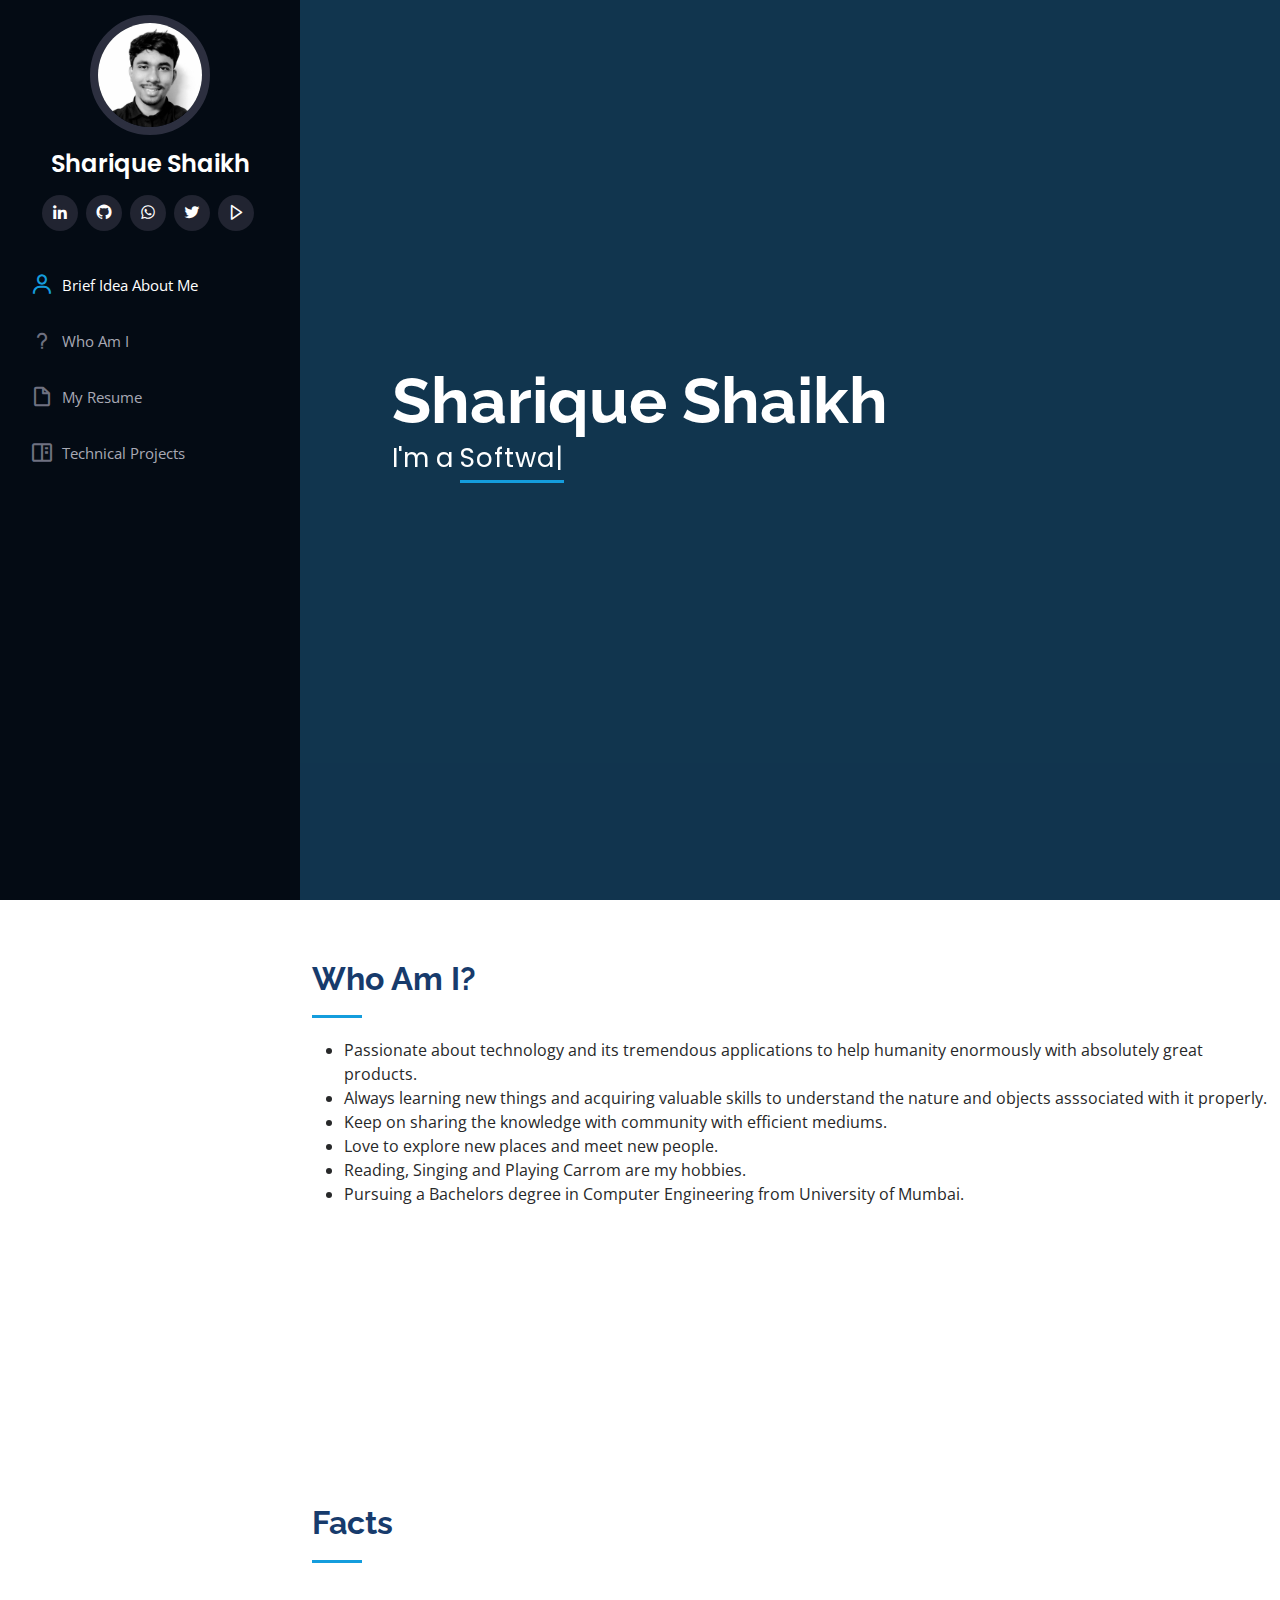
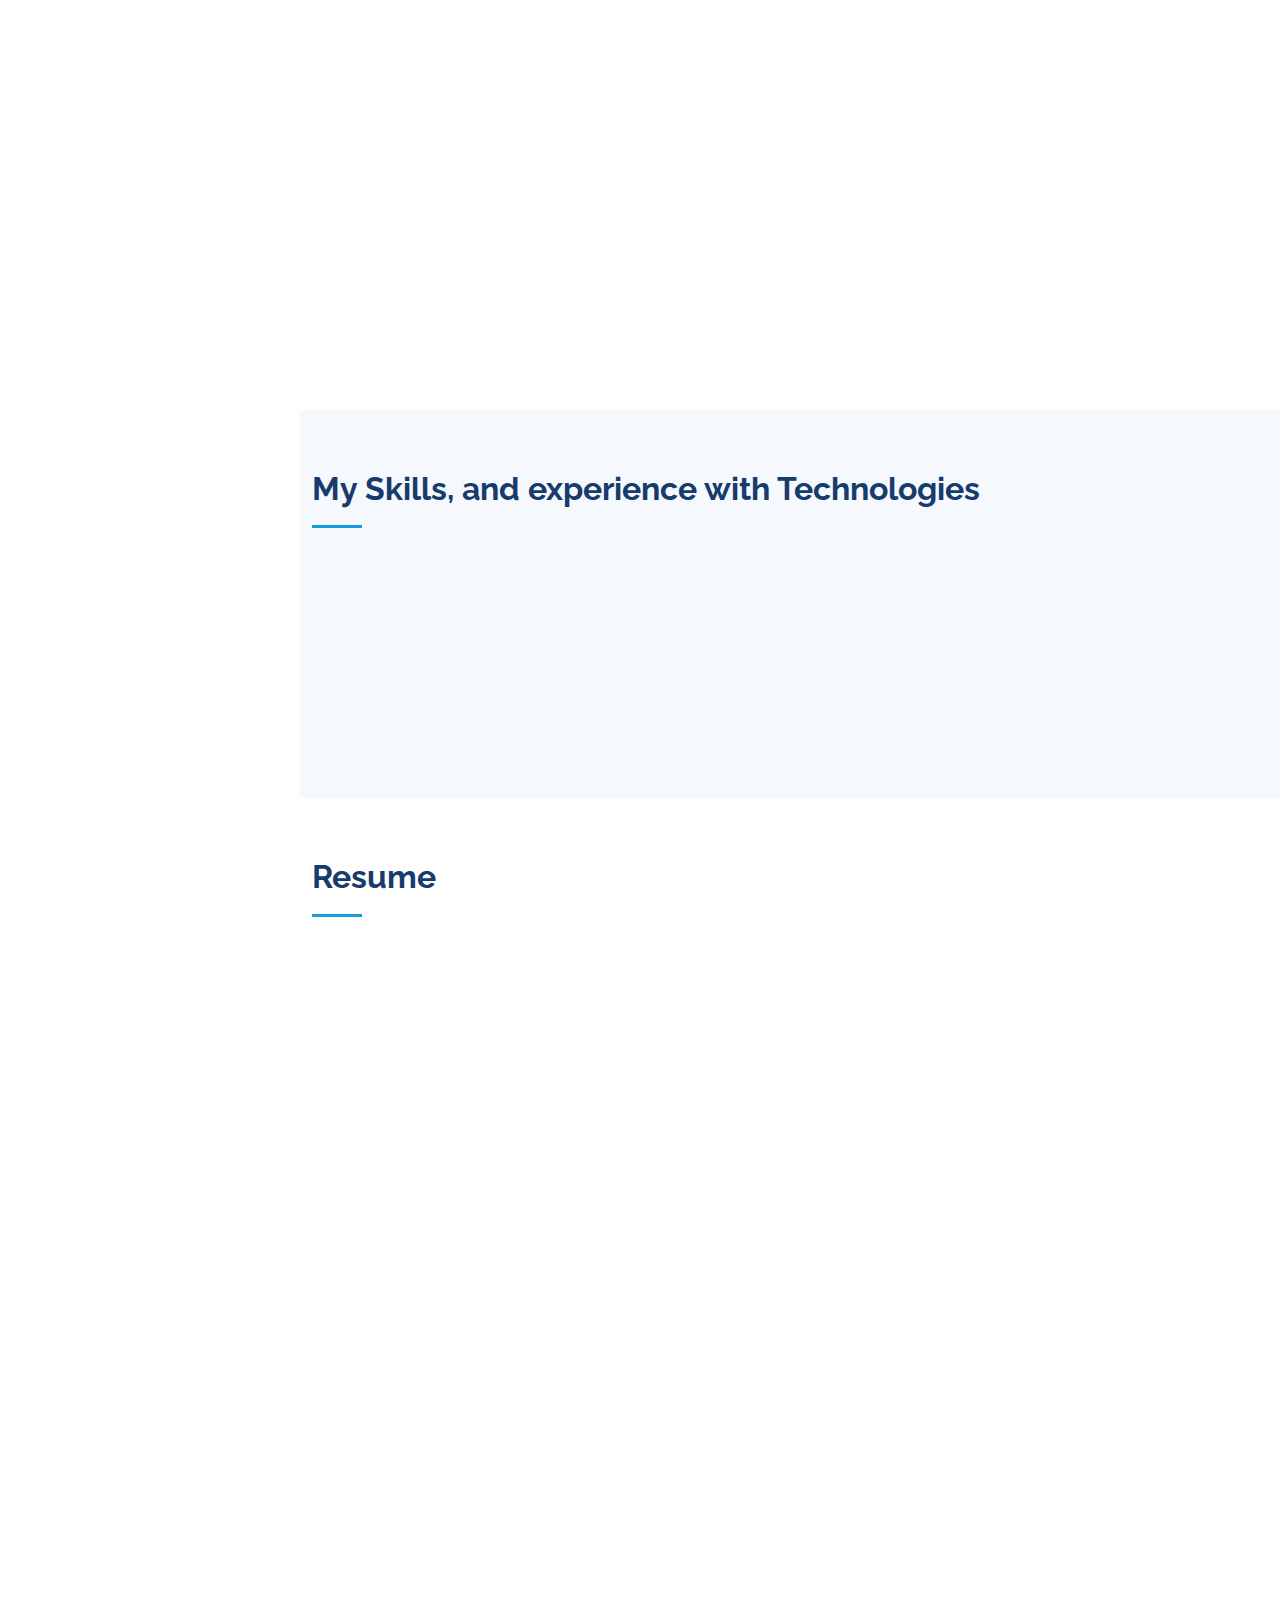
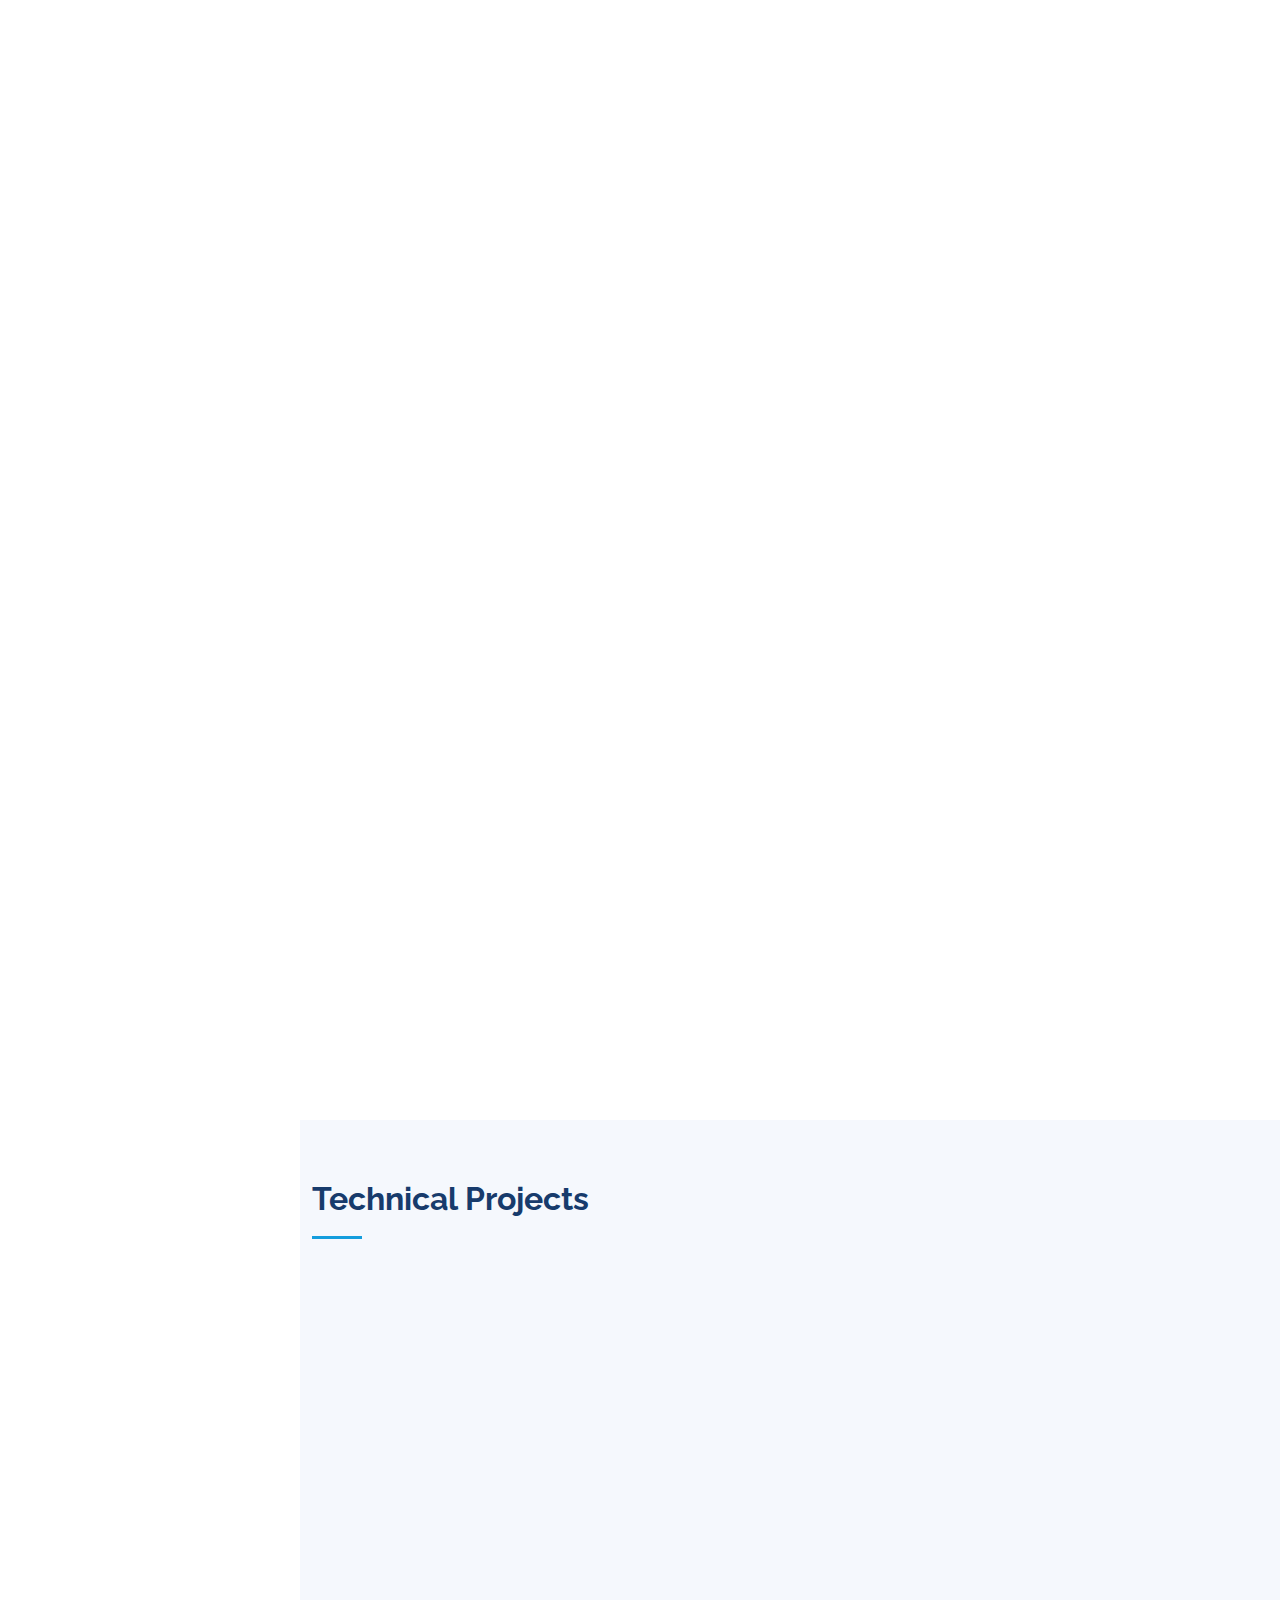
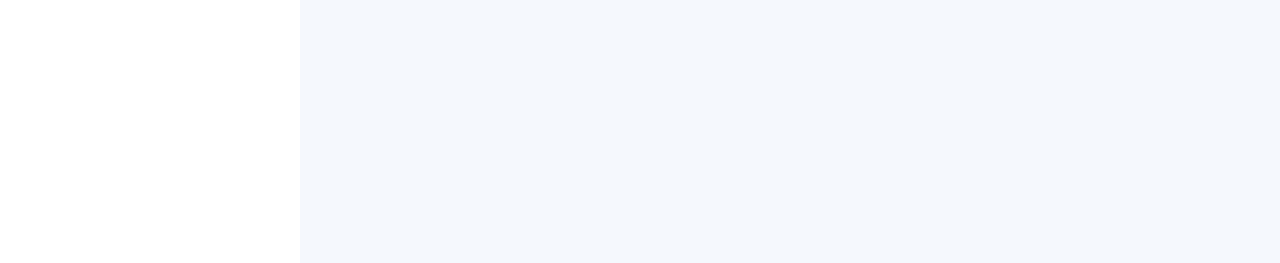
<file: index.html>
<!DOCTYPE html>
<html lang="en">

<head>
  <meta charset="utf-8">
  <meta content="width=device-width, initial-scale=1.0" name="viewport">

  <title>Sharique Shaikh</title>
  <meta content="" name="description">
  <meta content="" name="keywords">

  <!-- Favicons -->
  <link href="assets/img/s.jpg" rel="icon">

  <!-- Google Fonts -->
  <link href="https://fonts.googleapis.com/css?family=Open+Sans:300,300i,400,400i,600,600i,700,700i|Raleway:300,300i,400,400i,500,500i,600,600i,700,700i|Poppins:300,300i,400,400i,500,500i,600,600i,700,700i" rel="stylesheet">

  <!-- Vendor CSS Files -->
  <link href="assets/vendor/aos/aos.css" rel="stylesheet">
  <link href="assets/vendor/bootstrap/css/bootstrap.min.css" rel="stylesheet">
  <link href="assets/vendor/bootstrap-icons/bootstrap-icons.css" rel="stylesheet">
  <link href="assets/vendor/boxicons/css/boxicons.min.css" rel="stylesheet">
  <link href="assets/vendor/glightbox/css/glightbox.min.css" rel="stylesheet">
  <link href="assets/vendor/swiper/swiper-bundle.min.css" rel="stylesheet">

  <!-- Template Main CSS File -->
  <link href="assets/css/style.css" rel="stylesheet">
</head>

<body>

  <!-- ======= Mobile nav toggle button ======= -->
  <i class="bi bi-list mobile-nav-toggle d-xl-none"></i>

  <!-- ======= Header ======= -->
  <header id="header">
    <div class="d-flex flex-column">

      <div class="profile">
        <img src="assets/img/pk.jpg" alt="" class="img-fluid rounded-circle">
        <h1 class="text-light"><a href="index.html">Sharique Shaikh</a></h1>
        <div class="social-links mt-3 text-center">
          
          <a href="https://www.linkedin.com/in/sharique-shaikh/" class="linkedin"><i class="bx bxl-linkedin"></i></a>

          <a href="https://github.com/sk-sharique" class="facebook"><i class="bx bxl-github"></i></a>

          <a href="https://wa.me/+918104150837/?text=Hello%20Sharique!%0D%0AHow%20are%20you?" class="google-plus"><i class="bx bxl-whatsapp"></i></a>

          <a href="https://twitter.com/iamsksharique" class="twitter"><i class="bx bxl-twitter"></i></a>
          
          <a href="https://auth.geeksforgeeks.org/user/sksharique/profile" class="instagram"><i class="bx bx-right-arrow"></i></a>

        </div>
      </div>

      <nav id="navbar" class="nav-menu navbar">
        <ul>
          <li><a href="#hero" class="nav-link scrollto active"><i class="bx bx-user"></i> <span>Brief Idea About Me</span></a></li>
          <li><a href="#about" class="nav-link scrollto"><i class="bx bx-question-mark"></i> <span>Who Am I</span></a></li>
          <li><a href="#resume" class="nav-link scrollto"><i class="bx bx-file-blank"></i> <span>My Resume</span></a></li>
          <li><a href="#portfolio" class="nav-link scrollto"><i class="bx bx-book-content"></i> <span>Technical Projects</span></a></li>
         <!--  <li><a href="#services" class="nav-link scrollto"><i class="bx bx-server"></i> <span>Services</span></a></li> -->
          <!-- <li><a href="#contact" class="nav-link scrollto"><i class="bx bx-envelope"></i> <span>Contact</span></a></li> -->
        </ul>
      </nav><!-- .nav-menu -->
    </div>
  </header><!-- End Header -->

  <!-- ======= Hero Section ======= -->
  <section id="hero" class="d-flex flex-column justify-content-center align-items-center">
    <div class="hero-container" data-aos="fade-in">
      <h1>Sharique Shaikh</h1>
      <p>I'm a <span class="typed" data-typed-items="Software Developer, DevOps Engineer, Product Manager, Teacher, Mentor"></span></p>
    </div>
  </section> <!-- End Hero -->

  <main id="main">

    <!-- ======= About Section ======= -->
    <section id="about" class="about">
      <div class="container">

        <div class="section-title">
          <h2>Who Am I?</h2>
          <ul>
          <li>Passionate about technology and its tremendous applications to help humanity enormously with absolutely great products.</li>
          <li>Always learning new things and acquiring valuable skills to understand the nature and objects asssociated with it properly.</li>
          <li>Keep on sharing the knowledge with community with efficient mediums.</li>
          <li>Love to explore new places and meet new people.</li>
          <li>Reading, Singing and Playing Carrom are my hobbies.</li>
          <li>Pursuing a Bachelors degree in Computer Engineering from University of Mumbai.</li>
        </ul>
        </div>

        <div class="row">
          <div class="col-lg-12 pt-4 pt-lg-0 content" data-aos="fade-left">
            <div class="row">
              <div class="col-lg-6">
                <ul>
                   <li><i class="bi bi-chevron-right"></i> <strong>Age:</strong> <span>22</span></li>
                  <li><i class="bi bi-chevron-right"></i> <strong>Phone:</strong> <span>+91 8104150837</span></li>
                  <li><i class="bi bi-chevron-right"></i> <strong>City:</strong> <span>Mumbai, India</span></li>
                </ul>
              </div>
              <div class="col-lg-6">
                <ul>
                 <!--  <li><i class="bi bi-chevron-right"></i> <strong>Age:</strong> <span>22</span></li> -->
                  <li><i class="bi bi-chevron-right"></i> <strong>Degree:</strong> <span>Bachelor of Engineering</span></li>
                  <li><i class="bi bi-chevron-right"></i> <strong>Email:</strong> <span>sharique.shaikh.0123@gmail.com</span></li>
                  <li><i class="bi bi-chevron-right"></i> <strong>Status:</strong> <span>Open to work</span></li>
                </ul>
              </div>
            </div>
          </div>
        </div>

      </div>
    </section><!-- End About Section -->

    <!-- ======= Facts Section ======= -->
    <section id="facts" class="facts">
      <div class="container">

        <div class="section-title">
          <h2>Facts</h2>
        </div>

        <div class="row no-gutters">

          <div class="col-lg-3 col-md-6 d-md-flex align-items-md-stretch" data-aos="fade-up">
            <div class="count-box">
              <i class="bi bi-emoji-smile"></i>
              <span data-purecounter-start="0" data-purecounter-end="50" data-purecounter-duration="1" class="purecounter"></span>
              <p><strong>Happy Mentees</strong> </br>Helped and guided them in career and projects so that they can excel in their lives</p>
            </div>
          </div>

          <div class="col-lg-3 col-md-6 d-md-flex align-items-md-stretch" data-aos="fade-up" data-aos-delay="100">
            <div class="count-box">
              <i class="bi bi-journal-richtext"></i>
              <span data-purecounter-start="0" data-purecounter-end="15" data-purecounter-duration="1" class="purecounter"></span>
              <p><strong>Projects</strong> </br>These include my successful as well as unsuccessful projects</p>
            </div>
          </div>

          <div class="col-lg-3 col-md-6 d-md-flex align-items-md-stretch" data-aos="fade-up" data-aos-delay="200">
            <div class="count-box">
              <i class="bi bi-calendar-event"></i>
              <span data-purecounter-start="0" data-purecounter-end="2" data-purecounter-duration="1" class="purecounter"></span>
              <p><strong>Hackathon Organizer</strong> </br>In a team of 20, I was responsible for organizing Err_404 3.0 State Level and Err_404 4.0 National Level Hackathon</p>
            </div>
          </div>

          <div class="col-lg-3 col-md-6 d-md-flex align-items-md-stretch" data-aos="fade-up" data-aos-delay="300">
            <div class="count-box">
              <i class="bi bi-people"></i>
              <span data-purecounter-start="0" data-purecounter-end="800" data-purecounter-duration="1" class="purecounter"></span>
              <p><strong>and more students</strong> </br> I am responsible for leading and helping the community of students in an efficient collaborative environment</p>
            </div>
          </div>
        </div>
      </div>
    </section><!-- End Facts Section -->

    <!-- ======= Skills Section ======= -->
    <section id="skills" class="skills section-bg">
      <div class="container">

        <div class="section-title">
          <h2>My Skills, and experience with Technologies</h2>
        </div>

        <div class="row skills-content">

          <div class="col-lg-6" data-aos="fade-up">
            <!-- <h4>Hard Skills</h4> -->

            <ul>
              <li>Problem Solving (Data Structures and Algorithms)</li>
              <li>Teaching</li>
              <li>Web Development</li>
              <li>Android Development</li>
              <li>Project Management</li>
              <li>Product Management</li>
            </ul>

          </div>

          <div class="col-lg-6" data-aos="fade-up" data-aos-delay="100">
            <ul>
              <li>DevOps</li>
              <li>Machine Learning</li>
              <li>Public Speaking</li>
              <li>Emotional Intelligence</li>
              <li>Leadership</li>
              <li>Economics</li>
            </ul>
          </div>

        </div>

      </div>
    </section><!-- End Skills Section -->

    <!-- ======= Resume Section ======= -->
    <section id="resume" class="resume">
      <div class="container">

        <div class="section-title">
          <h2>Resume</h2>
        </div>
        
        <div class="row">
          <div class="col-lg-6" data-aos="fade-up">

            <h3 class="resume-title">Education</h3>
            
            <div class="resume-item">  
              <h4>Bachelor of Engineering in Computer Engineering</h4>
              <h5>Aug 2017 - Jun 2021</h5>
              <p><em>M. H. Saboo Siddik College of Engineering - University of Mumbai, Mumbai</em></p>
              <p> 
              
              <h6><b>Academic Activities and Achievements</b></h6>
              <ul>
                <li>Holding a CGPI 8.22/10 and considered one of the academic scholars</li>
                <li>Served as a Teaching Assistant for the subject Data Structures on behalf of Prof. Shabana Tadvi</li>
                <li>Assisted Prof. Farhana Ansari in conducting research and preparing a proposal for the project, "Automated System for Quality Detection and Classification of Wax Coating on Apples using Computer Vision"</li>
              </ul>
              <h6><b>Extracurricular Activities and Achievements</b></h6>
              <ul>
                <li>Codevita Season 9 2020-21 Semifinalist</li>
                <ul>
                  <li>Solved real world problems with the help of data structures and algorithms</li>
                  <li>Among the top 3% out of 2,30,000 students</li>
                </ul>

                <li>Smart India National Level Hackathon(SIH) 2019 Finalist</li>
                <ul>
                <li>Among the top 4 teams in India for the problem statment, Smart and Dynamic Time Table Mangement System</li>
                <li>Developed a web application which can generate the Time Table for an institution based on some parameters like number and name of teachers, number and name of subjects, teaching duration, holidays, etc. If a teacher is absent then the algorithm can reschedule the time table by allocating any other free teacher at that time considering the priority as a factor based on certain parameters. After that, a notification is sent to all the target users.</li>
                <li>It also tracks the attendance of students and automatically notifies students as well as their parents about the absence of students, when a threshold criterion is not satisfied.</li>
                <li>Worked as a leader in a team of 6 people</li>
               </ul>
               <li>U'Lectro'20 State Level Hackathon Winner</li>
               <ul>
                 <li>Created a braille learning device for visually impaired people</li>
                 <li>Was responsible for developing a flask web app and integrating it with a hardware keyboard</li>
                 <li>The web app is fully voiced automated and can help blind people while typing on a digital device with the help of keyboard designed by us</li>
                 <li>The keyboard is easy to operate and much economic than any other keyboard existing in the market</li>
                 <li>Worked actively in a team of 5 people</li>
               </ul>
               <li>Line of Codes 2.0 Hackathon Finalist</li>
               <ul>
                 <li>Developed a Vehicle Detection System for the vehicles involved in crime. The system initially starts with three types of inputs for the vehicles involved in crime: text, image, video</li>
                 <li>Image and video feed is obtained from CCTV cameras. After storing the data for the bad vehicles, we track that vehicle through CCTV cameras using distributed processing paradigm.</li>
                 <li>Worked as a team leader in a team of 4 people</li>
               </ul>

               <li>Google Codejam 2020 Qualifier</li>
               <ul>
                 <li>Solved real world problems with the help of efficient algorithms and data strucutures</li>
                 <li>Reached up to Round 1B</li>
               </ul>
              </ul>
            </p>
            </div>
           
            <div class="resume-item">
              <h4>XII Science</h4>
              <h5>Aug 2015 - Feb 2017</h5>
              <p><em>Royal College of Arts Science and Commerce, Thane</em></p>
              <p>
                <h6><b>Academic Activities and Achievements</b></h6>
                <ul>
                  <li>Received a scholarship of 80,000 Rs under Innovation in Science Pursuit for Inspired Research(INSPIRE) for being in the top 1% students in class XII board examinaion with 82.92%</li>
                </ul>
                
                <h6><b>Extracurricular Activities and Achievements</b></h6>
                <ul>
                  <li>Physics Champion 2017</li>
                  <ul>
                    <li>Secured the title competing with 200+ students</li>
                    <li>Contest was based on basic to intermediate level questions from 11th and 12th standard</li>
                  </ul>

                  <li>Personality Contest Winner 2015</li>
                  <ul>
                    <li>Became the Mr. Royal</li>
                    <li>Secured the title for having the best personality among 1000+ students</li>
                  </ul>

                  <li>English calligraphy competition winner</li>
                  <li>Participated in intercollege Carrom and Chess tournaments</li>

                </ul>
              </p>
            </div>
            <div class="resume-item">
              <h4>X Grade</h4>
              <h5>Mar 2015</h5>
              <p><em>Madni High School, Mumbai</em></p>
              <p>
                <h6><b>Academic Activities and Achievements</b></h6>
                <ul>
                  <li>Received a scholarship and goodies worth 50,000 Rs from Corporator, for being in top rank holders in 10th board with 93%</li>
                  <li>Among the top 3 rank holders in school from 6th to 10th standard</li>
                  <li>Academic Scholar</li>
                </ul>

                <h6><b>Extracurricular Activities and Achievements</b></h6>
                <ul>
                  <li>Cricket and Dodgeball team captain 2013-14</li>
                  <li>Quiz Time Mumbai 2014 Winner</li>
                  <li>Best Student of the Year 2013-14 and 2014-15 among 600+ students</li>
                  <li>Science Exhibition Winner 2014, for presenting a model for Traffic Management System with the help of digital technologies</li>
                  <li>Among the top 10 actors for playing a mono act on the life of the first education minister of India in a state-level competition</li>
                  <li>Won several Singing, Speech, Crambo, Essay and Quiz competitions</li>
                  <li>Class Representative (5h standard - 10th standard)</li>
                </ul>
              </p>
            </div>
          </div>

          <div class="col-lg-6" data-aos="fade-up" data-aos-delay="100">
            <h3 class="resume-title">Professional Experience</h3>
            <div class="resume-item">
              <h4>Product Intern</h4>
              <h5>Oct 2020 - Present</h5>
              <p><em>CNCM Inc., Fairfax, Virginia, USA</em></p>
              <p>
                <h6><b></b></h6>
              </p>
            </div>

            <div class="resume-item">
              <h4>Python Flask Developer Intern</h4>
              <h5>Apr 2020 - Jul 2020</h5>
              <p><em>Indian institute of Technology Bomaby, Mumbai</em></p>
              <p>
                <h6><b></b></h6>
              </p>
            </div>

            <div class="resume-item">
              <h4>Machine Learning Developer Intern</h4>
              <h5>Dec 2019 - Jan 2020</h5>
              <p><em>IITians Embedded Technosolutions, Thane</em></p>
              <p>
                <h6><b></b></h6>
              </p>
            </div>

            <div class="resume-item">
              <h4>Data Structure Teaching Assistant</h4>
              <h5>Sep 2019 </h5>
              <p><em>M. H. Saboo Siddik College of Engineering, Mumbai</em></p>
              <p>
                <h6><b></b></h6>
              </p>
            </div>

            <h3 class="resume-title">Positions of Responsibility</h3>

            <div class="resume-item">
              <h4>Executive Team Member</h4>
              <h5>Oct 2019 - Present</h5>
              <p><em>Programmer's Club MHSSCE</em></p>
              <p>
                <h6><b></b></h6>
              </p>
            </div>

            <div class="resume-item">
              <h4>Campus Representative</h4>
              <h5>Oct 2019 - Sept 2020</h5>
              <p><em>Codechef</em></p>
              <p>
                <h6><b></b></h6>
              </p>
            </div>

            <div class="resume-item">
              <h4>Campus Leader</h4>
              <h5>Mar 2020 - Apr 2021</h5>
              <p><em>Interviewbit and Scaler Academy</em></p>
              <p>
                <h6><b></b></h6>
              </p>
            </div>
          </div>
        </div>

      </div>
    </section><!-- End Resume Section -->

    <!-- ======= Portfolio Section ======= -->
    <section id="portfolio" class="portfolio section-bg">
      <div class="container">

        <div class="section-title">
          <h2>Technical Projects</h2>
        </div>

        <div class="row portfolio-container" data-aos="fade-up" data-aos-delay="100">
          
          <div class="col-lg-4 col-md-6 portfolio-item filter-app">
            <div class="portfolio-wrap">
              <img src="assets/img/portfolio/portfolio-1.jpg" class="img-fluid" alt="">
              <div class="portfolio-links">
                <a href="https://github.com/sk-sharique/" target="_blank" title="More Details"><i class="bx bx-link"></i></a>
              </div>
            </div>
          </div>

          <div class="col-lg-4 col-md-6 portfolio-item filter-app">
            <div class="portfolio-wrap">
              <img src="assets/img/portfolio/portfolio-1.jpg" class="img-fluid" alt="">
              <div class="portfolio-links">
                <a href="https://github.com/sk-sharique/" target="_blank" title="More Details"><i class="bx bx-link"></i></a>
              </div>
            </div>
          </div>

          <div class="col-lg-4 col-md-6 portfolio-item filter-app">
            <div class="portfolio-wrap">
              <img src="assets/img/portfolio/portfolio-1.jpg" class="img-fluid" alt="">
              <div class="portfolio-links">
                <a href="https://github.com/sk-sharique/" target="_blank" title="More Details"><i class="bx bx-link"></i></a>
              </div>
            </div>
          </div>

          <div class="col-lg-4 col-md-6 portfolio-item filter-app">
            <div class="portfolio-wrap">
              <img src="assets/img/portfolio/portfolio-1.jpg" class="img-fluid" alt="">
              <div class="portfolio-links">
                <a href="https://github.com/sk-sharique/" target="_blank" title="More Details"><i class="bx bx-link"></i></a>
              </div>
            </div>
          </div>

          <div class="col-lg-4 col-md-6 portfolio-item filter-app">
            <div class="portfolio-wrap">
              <img src="assets/img/portfolio/portfolio-1.jpg" class="img-fluid" alt="">
              <div class="portfolio-links">
                <a href="https://github.com/sk-sharique/" target="_blank" title="More Details"><i class="bx bx-link"></i></a>
              </div>
            </div>
          </div>

          <div class="col-lg-4 col-md-6 portfolio-item filter-app">
            <div class="portfolio-wrap">
              <img src="assets/img/portfolio/portfolio-1.jpg" class="img-fluid" alt="">
              <div class="portfolio-links">
                <a href="https://github.com/sk-sharique/" target="_blank" title="More Details"><i class="bx bx-link"></i></a>
              </div>
            </div>
          </div>
        </div>

      </div>
    </section><!-- End Portfolio Section -->

  </main><!-- End #main -->

  <a href="#" class="back-to-top d-flex align-items-center justify-content-center"><i class="bi bi-arrow-up-short"></i></a>

  <!-- Vendor JS Files -->
  <script src="assets/vendor/aos/aos.js"></script>
  <script src="assets/vendor/bootstrap/js/bootstrap.bundle.min.js"></script>
  <script src="assets/vendor/glightbox/js/glightbox.min.js"></script>
  <script src="assets/vendor/isotope-layout/isotope.pkgd.min.js"></script>
  <script src="assets/vendor/php-email-form/validate.js"></script>
  <script src="assets/vendor/purecounter/purecounter.js"></script>
  <script src="assets/vendor/swiper/swiper-bundle.min.js"></script>
  <script src="assets/vendor/typed.js/typed.min.js"></script>
  <script src="assets/vendor/waypoints/noframework.waypoints.js"></script>

  <!-- Template Main JS File -->
  <script src="assets/js/main.js"></script>

</body>

</html>
</file>
<file: assets/css/style.css>
/*--------------------------------------------------------------
# General
--------------------------------------------------------------*/
body {
  font-family: "Open Sans", sans-serif;
  color: #272829;
}

a {
  color: #149ddd;
  text-decoration: none;
}

a:hover {
  color: #37b3ed;
  text-decoration: none;
}

h1, h2, h3, h4, h5, h6 {
  font-family: "Raleway", sans-serif;
}

/*--------------------------------------------------------------
# Back to top button
--------------------------------------------------------------*/
.back-to-top {
  position: fixed;
  visibility: hidden;
  opacity: 0;
  right: 15px;
  bottom: 15px;
  z-index: 996;
  background: #149ddd;
  width: 40px;
  height: 40px;
  border-radius: 50px;
  transition: all 0.4s;
}

.back-to-top i {
  font-size: 28px;
  color: #fff;
  line-height: 0;
}

.back-to-top:hover {
  background: #2eafec;
  color: #fff;
}

.back-to-top.active {
  visibility: visible;
  opacity: 1;
}

/*--------------------------------------------------------------
# Header
--------------------------------------------------------------*/
#header {
  position: fixed;
  top: 0;
  left: 0;
  bottom: 0;
  width: 300px;
  transition: all ease-in-out 0.5s;
  z-index: 9997;
  transition: all 0.5s;
  padding: 0 15px;
  background: #040b14;
  overflow-y: auto;
}

#header .profile img {
  margin: 15px auto;
  display: block;
  width: 120px;
  border: 8px solid #2c2f3f;
}

#header .profile h1 {
  font-size: 24px;
  margin: 0;
  padding: 0;
  font-weight: 600;
  -moz-text-align-last: center;
  text-align-last: center;
  font-family: "Poppins", sans-serif;
}

#header .profile h1 a, #header .profile h1 a:hover {
  color: #fff;
  text-decoration: none;
}

#header .profile .social-links a {
  font-size: 18px;
  display: inline-block;
  background: #212431;
  color: #fff;
  line-height: 1;
  padding: 8px 0;
  margin-right: 4px;
  border-radius: 50%;
  text-align: center;
  width: 36px;
  height: 36px;
  transition: 0.3s;
}

#header .profile .social-links a:hover {
  background: #149ddd;
  color: #fff;
  text-decoration: none;
}

#main {
  margin-left: 300px;
}

@media (max-width: 1199px) {
  #header {
    left: -300px;
  }
  #main {
    margin-left: 0;
  }
}

/*--------------------------------------------------------------
# Navigation Menu
--------------------------------------------------------------*/
/* Desktop Navigation */
.nav-menu {
  padding: 30px 0 0 0;
}

.nav-menu * {
  margin: 0;
  padding: 0;
  list-style: none;
}

.nav-menu > ul > li {
  position: relative;
  white-space: nowrap;
}

.nav-menu a {
  display: flex;
  align-items: center;
  color: #a8a9b4;
  padding: 12px 15px;
  margin-bottom: 8px;
  transition: 0.3s;
  font-size: 15px;
}

.nav-menu a i {
  font-size: 24px;
  padding-right: 8px;
  color: #6f7180;
}

.nav-menu a:hover, .nav-menu .active, .nav-menu li:hover > a {
  text-decoration: none;
  color: #fff;
}

.nav-menu a:hover i, .nav-menu .active i, .nav-menu li:hover > a i {
  color: #149ddd;
}

/* Mobile Navigation */
.mobile-nav-toggle {
  position: fixed;
  right: 15px;
  top: 15px;
  z-index: 9998;
  border: 0;
  font-size: 24px;
  transition: all 0.4s;
  outline: none !important;
  background-color: #149ddd;
  color: #fff;
  width: 40px;
  height: 40px;
  display: inline-flex;
  align-items: center;
  justify-content: center;
  line-height: 0;
  border-radius: 50px;
  cursor: pointer;
}

.mobile-nav-active {
  overflow: hidden;
}

.mobile-nav-active #header {
  left: 0;
}

/*--------------------------------------------------------------
# Hero Section
--------------------------------------------------------------*/
#hero {
  width: 100%;
  height: 100vh;
  /* background: url("../img/code.jpg") top center; */
  background-color: rgb(22, 70, 102);
  background-size: cover;
}

#hero:before {
  content: "";
  background: rgba(5, 13, 24, 0.3);
  position: absolute;
  bottom: 0;
  top: 0;
  left: 0;
  right: 0;
  z-index: 1;
}

#hero .hero-container {
  position: relative;
  z-index: 2;
  min-width: 300px;
}

#hero h1 {
  margin: 0 0 10px 0;
  font-size: 64px;
  font-weight: 700;
  line-height: 56px;
  color: #fff;
}

#hero p {
  color: #fff;
  margin-bottom: 50px;
  font-size: 26px;
  font-family: "Poppins", sans-serif;
}

#hero p span {
  color: #fff;
  padding-bottom: 4px;
  letter-spacing: 1px;
  border-bottom: 3px solid #149ddd;
}

@media (min-width: 1024px) {
  #hero {
    background-attachment: fixed;
  }
}

@media (max-width: 768px) {
  #hero h1 {
    font-size: 28px;
    line-height: 36px;
  }
  #hero h2 {
    font-size: 18px;
    line-height: 24px;
    margin-bottom: 30px;
  }
}

/*--------------------------------------------------------------
# Sections General
--------------------------------------------------------------*/
section {
  padding: 60px 0;
  overflow: hidden;
}

.section-bg {
  background: #f5f8fd;
}

.section-title {
  padding-bottom: 30px;
}

.section-title h2 {
  font-size: 32px;
  font-weight: bold;
  margin-bottom: 20px;
  padding-bottom: 20px;
  position: relative;
  color: #173b6c;
}

.section-title h2::after {
  content: '';
  position: absolute;
  display: block;
  width: 50px;
  height: 3px;
  background: #149ddd;
  bottom: 0;
  left: 0;
}

.section-title p {
  margin-bottom: 0;
}

/*--------------------------------------------------------------
# About
--------------------------------------------------------------*/
.about .content h3 {
  font-weight: 700;
  font-size: 26px;
  color: #173b6c;
}

.about .content ul {
  list-style: none;
  padding: 0;
}

.about .content ul li {
  margin-bottom: 20px;
  display: flex;
  align-items: center;
}

.about .content ul strong {
  margin-right: 10px;
}

.about .content ul i {
  font-size: 16px;
  margin-right: 5px;
  color: #149ddd;
  line-height: 0;
}

.about .content p:last-child {
  margin-bottom: 0;
}

/*--------------------------------------------------------------
# Facts
--------------------------------------------------------------*/
.facts {
  padding-bottom: 30px;
}

.facts .count-box {
  padding: 30px;
  width: 100%;
}

.facts .count-box i {
  display: block;
  font-size: 44px;
  color: #149ddd;
  float: left;
  line-height: 0;
}

.facts .count-box span {
  font-size: 48px;
  line-height: 40px;
  display: block;
  font-weight: 700;
  color: #050d18;
  margin-left: 60px;
}

.facts .count-box p {
  padding: 15px 0 0 0;
  margin: 0 0 0 60px;
  font-family: "Raleway", sans-serif;
  font-size: 14px;
  color: #122f57;
}

.facts .count-box a {
  font-weight: 600;
  display: block;
  margin-top: 20px;
  color: #122f57;
  font-size: 15px;
  font-family: "Poppins", sans-serif;
  transition: ease-in-out 0.3s;
}

.facts .count-box a:hover {
  color: #1f5297;
}

/*--------------------------------------------------------------
# Akills
--------------------------------------------------------------*/
.skills .progress {
  height: 60px;
  display: block;
  background: none;
  border-radius: 0;
}

.skills .progress .skill {
  padding: 0;
  margin: 0 0 6px 0;
  text-transform: uppercase;
  display: block;
  font-weight: 600;
  font-family: "Poppins", sans-serif;
  color: #050d18;
}

.skills .progress .skill .val {
  float: right;
  font-style: normal;
}

.skills .progress-bar-wrap {
  background: #dce8f8;
  height: 10px;
}

.skills .progress-bar {
  width: 1px;
  height: 10px;
  transition: .9s;
  background-color: #149ddd;
}

/*--------------------------------------------------------------
# Resume
--------------------------------------------------------------*/
.resume .resume-title {
  font-size: 26px;
  font-weight: 700;
  margin-top: 20px;
  margin-bottom: 20px;
  color: #050d18;
}

.resume .resume-item {
  padding: 0 0 20px 20px;
  margin-top: -2px;
  border-left: 2px solid #1f5297;
  position: relative;
}

.resume .resume-item h4 {
  line-height: 18px;
  font-size: 18px;
  font-weight: 600;
  text-transform: uppercase;
  font-family: "Poppins", sans-serif;
  color: #050d18;
  margin-bottom: 10px;
}

.resume .resume-item h5 {
  font-size: 16px;
  background: #e4edf9;
  padding: 5px 15px;
  display: inline-block;
  font-weight: 600;
  margin-bottom: 10px;
}

.resume .resume-item ul {
  padding-left: 20px;
}

.resume .resume-item ul li {
  padding-bottom: 10px;
}

.resume .resume-item:last-child {
  padding-bottom: 0;
}

.resume .resume-item::before {
  content: "";
  position: absolute;
  width: 16px;
  height: 16px;
  border-radius: 50px;
  left: -9px;
  top: 0;
  background: #fff;
  border: 2px solid #1f5297;
}

/*--------------------------------------------------------------
# Portfolio
--------------------------------------------------------------*/
.portfolio .portfolio-item {
  margin-bottom: 30px;
}

.portfolio #portfolio-flters {
  padding: 0;
  margin: 0 auto 35px auto;
  list-style: none;
  text-align: center;
  background: #fff;
  border-radius: 50px;
  padding: 2px 15px;
}

.portfolio #portfolio-flters li {
  cursor: pointer;
  display: inline-block;
  padding: 10px 15px 8px 15px;
  font-size: 14px;
  font-weight: 600;
  line-height: 1;
  text-transform: uppercase;
  color: #272829;
  margin-bottom: 5px;
  transition: all 0.3s ease-in-out;
}

.portfolio #portfolio-flters li:hover, .portfolio #portfolio-flters li.filter-active {
  color: #149ddd;
}

.portfolio #portfolio-flters li:last-child {
  margin-right: 0;
}

.portfolio .portfolio-wrap {
  transition: 0.3s;
  position: relative;
  overflow: hidden;
  z-index: 1;
}

.portfolio .portfolio-wrap::before {
  content: "";
  background: rgba(255, 255, 255, 0.5);
  position: absolute;
  left: 0;
  right: 0;
  top: 0;
  bottom: 0;
  transition: all ease-in-out 0.3s;
  z-index: 2;
  opacity: 0;
}

.portfolio .portfolio-wrap .portfolio-links {
  opacity: 1;
  left: 0;
  right: 0;
  bottom: -60px;
  z-index: 3;
  position: absolute;
  transition: all ease-in-out 0.3s;
  display: flex;
  justify-content: center;
}

.portfolio .portfolio-wrap .portfolio-links a {
  color: #fff;
  font-size: 28px;
  text-align: center;
  background: rgba(20, 157, 221, 0.75);
  transition: 0.3s;
  width: 50%;
}

.portfolio .portfolio-wrap .portfolio-links a:hover {
  background: rgba(20, 157, 221, 0.95);
}

.portfolio .portfolio-wrap .portfolio-links a + a {
  border-left: 1px solid #37b3ed;
}

.portfolio .portfolio-wrap:hover::before {
  top: 0;
  left: 0;
  right: 0;
  bottom: 0;
  opacity: 1;
}

.portfolio .portfolio-wrap:hover .portfolio-links {
  opacity: 1;
  bottom: 0;
}

/*--------------------------------------------------------------
# Portfolio Details
--------------------------------------------------------------*/
.portfolio-details {
  padding-top: 40px;
}

.portfolio-details .portfolio-details-slider img {
  width: 100%;
}

.portfolio-details .portfolio-details-slider .swiper-pagination {
  margin-top: 20px;
  position: relative;
}

.portfolio-details .portfolio-details-slider .swiper-pagination .swiper-pagination-bullet {
  width: 12px;
  height: 12px;
  background-color: #fff;
  opacity: 1;
  border: 1px solid #149ddd;
}

.portfolio-details .portfolio-details-slider .swiper-pagination .swiper-pagination-bullet-active {
  background-color: #149ddd;
}

.portfolio-details .portfolio-info {
  padding: 30px;
  box-shadow: 0px 0 30px rgba(5, 13, 24, 0.08);
}

.portfolio-details .portfolio-info h3 {
  font-size: 22px;
  font-weight: 700;
  margin-bottom: 20px;
  padding-bottom: 20px;
  border-bottom: 1px solid #eee;
}

.portfolio-details .portfolio-info ul {
  list-style: none;
  padding: 0;
  font-size: 15px;
}

.portfolio-details .portfolio-info ul li + li {
  margin-top: 10px;
}

.portfolio-details .portfolio-description {
  padding-top: 30px;
}

.portfolio-details .portfolio-description h2 {
  font-size: 26px;
  font-weight: 700;
  margin-bottom: 20px;
}

.portfolio-details .portfolio-description p {
  padding: 0;
}

/*--------------------------------------------------------------
# Services
--------------------------------------------------------------*/
.services .icon-box {
  margin-bottom: 20px;
}

.services .icon {
  float: left;
  display: flex;
  align-items: center;
  justify-content: center;
  width: 54px;
  height: 54px;
  background: #149ddd;
  border-radius: 50%;
  transition: 0.5s;
  border: 1px solid #149ddd;
}

.services .icon i {
  color: #fff;
  font-size: 24px;
  line-height: 0;
}

.services .icon-box:hover .icon {
  background: #fff;
}

.services .icon-box:hover .icon i {
  color: #149ddd;
}

.services .title {
  margin-left: 80px;
  font-weight: 700;
  margin-bottom: 15px;
  font-size: 18px;
}

.services .title a {
  color: #343a40;
}

.services .title a:hover {
  color: #149ddd;
}

.services .description {
  margin-left: 80px;
  line-height: 24px;
  font-size: 14px;
}

/*--------------------------------------------------------------
# Testimonials
--------------------------------------------------------------*/
.testimonials .testimonial-item {
  box-sizing: content-box;
  text-align: center;
  min-height: 320px;
}

.testimonials .testimonial-item .testimonial-img {
  width: 90px;
  border-radius: 50%;
  margin: 0 auto;
}

.testimonials .testimonial-item h3 {
  font-size: 18px;
  font-weight: bold;
  margin: 10px 0 5px 0;
  color: #111;
}

.testimonials .testimonial-item h4 {
  font-size: 14px;
  color: #999;
  margin: 0;
}

.testimonials .testimonial-item .quote-icon-left, .testimonials .testimonial-item .quote-icon-right {
  color: #c3e8fa;
  font-size: 26px;
}

.testimonials .testimonial-item .quote-icon-left {
  display: inline-block;
  left: -5px;
  position: relative;
}

.testimonials .testimonial-item .quote-icon-right {
  display: inline-block;
  right: -5px;
  position: relative;
  top: 10px;
}

.testimonials .testimonial-item p {
  font-style: italic;
  margin: 0 15px 15px 15px;
  padding: 20px;
  background: #fff;
  position: relative;
  margin-bottom: 35px;
  border-radius: 6px;
  box-shadow: 0px 2px 15px rgba(0, 0, 0, 0.1);
}

.testimonials .testimonial-item p::after {
  content: "";
  width: 0;
  height: 0;
  border-top: 20px solid #fff;
  border-right: 20px solid transparent;
  border-left: 20px solid transparent;
  position: absolute;
  bottom: -20px;
  left: calc(50% - 20px);
}

.testimonials .swiper-pagination {
  margin-top: 20px;
  position: relative;
}

.testimonials .swiper-pagination .swiper-pagination-bullet {
  width: 12px;
  height: 12px;
  background-color: #fff;
  opacity: 1;
  border: 1px solid #149ddd;
}

.testimonials .swiper-pagination .swiper-pagination-bullet-active {
  background-color: #149ddd;
}

/*--------------------------------------------------------------
# Contact
--------------------------------------------------------------*/
.contact {
  padding-bottom: 130px;
}

.contact .info {
  padding: 30px;
  background: #fff;
  width: 100%;
  box-shadow: 0 0 24px 0 rgba(0, 0, 0, 0.12);
}

.contact .info i {
  font-size: 20px;
  color: #149ddd;
  float: left;
  width: 44px;
  height: 44px;
  background: #dff3fc;
  display: flex;
  justify-content: center;
  align-items: center;
  border-radius: 50px;
  transition: all 0.3s ease-in-out;
}

.contact .info h4 {
  padding: 0 0 0 60px;
  font-size: 22px;
  font-weight: 600;
  margin-bottom: 5px;
  color: #050d18;
}

.contact .info p {
  padding: 0 0 10px 60px;
  margin-bottom: 20px;
  font-size: 14px;
  color: #173b6c;
}

.contact .info .email p {
  padding-top: 5px;
}

.contact .info .social-links {
  padding-left: 60px;
}

.contact .info .social-links a {
  font-size: 18px;
  display: inline-block;
  background: #333;
  color: #fff;
  line-height: 1;
  padding: 8px 0;
  border-radius: 50%;
  text-align: center;
  width: 36px;
  height: 36px;
  transition: 0.3s;
  margin-right: 10px;
}

.contact .info .social-links a:hover {
  background: #149ddd;
  color: #fff;
}

.contact .info .email:hover i, .contact .info .address:hover i, .contact .info .phone:hover i {
  background: #149ddd;
  color: #fff;
}

.contact .php-email-form {
  width: 100%;
  padding: 30px;
  background: #fff;
  box-shadow: 0 0 24px 0 rgba(0, 0, 0, 0.12);
}

.contact .php-email-form .form-group {
  padding-bottom: 8px;
}

.contact .php-email-form .validate {
  display: none;
  color: red;
  margin: 0 0 15px 0;
  font-weight: 400;
  font-size: 13px;
}

.contact .php-email-form .error-message {
  display: none;
  color: #fff;
  background: #ed3c0d;
  text-align: left;
  padding: 15px;
  font-weight: 600;
}

.contact .php-email-form .error-message br + br {
  margin-top: 25px;
}

.contact .php-email-form .sent-message {
  display: none;
  color: #fff;
  background: #18d26e;
  text-align: center;
  padding: 15px;
  font-weight: 600;
}

.contact .php-email-form .loading {
  display: none;
  background: #fff;
  text-align: center;
  padding: 15px;
}

.contact .php-email-form .loading:before {
  content: "";
  display: inline-block;
  border-radius: 50%;
  width: 24px;
  height: 24px;
  margin: 0 10px -6px 0;
  border: 3px solid #18d26e;
  border-top-color: #eee;
  -webkit-animation: animate-loading 1s linear infinite;
  animation: animate-loading 1s linear infinite;
}

.contact .php-email-form .form-group {
  margin-bottom: 15px;
}

.contact .php-email-form label {
  padding-bottom: 8px;
}

.contact .php-email-form input, .contact .php-email-form textarea {
  border-radius: 0;
  box-shadow: none;
  font-size: 14px;
}

.contact .php-email-form input {
  height: 44px;
}

.contact .php-email-form textarea {
  padding: 10px 15px;
}

.contact .php-email-form button[type="submit"] {
  background: #149ddd;
  border: 0;
  padding: 10px 24px;
  color: #fff;
  transition: 0.4s;
  border-radius: 4px;
}

.contact .php-email-form button[type="submit"]:hover {
  background: #37b3ed;
}

@-webkit-keyframes animate-loading {
  0% {
    transform: rotate(0deg);
  }
  100% {
    transform: rotate(360deg);
  }
}

@keyframes animate-loading {
  0% {
    transform: rotate(0deg);
  }
  100% {
    transform: rotate(360deg);
  }
}

/*--------------------------------------------------------------
# Breadcrumbs
--------------------------------------------------------------*/
.breadcrumbs {
  padding: 20px 0;
  background: #f9f9f9;
}

.breadcrumbs h2 {
  font-size: 26px;
  font-weight: 300;
}

.breadcrumbs ol {
  display: flex;
  flex-wrap: wrap;
  list-style: none;
  padding: 0;
  margin: 0;
  font-size: 15px;
}

.breadcrumbs ol li + li {
  padding-left: 10px;
}

.breadcrumbs ol li + li::before {
  display: inline-block;
  padding-right: 10px;
  color: #0e2442;
  content: "/";
}

@media (max-width: 768px) {
  .breadcrumbs .d-flex {
    display: block !important;
  }
  .breadcrumbs ol {
    display: block;
  }
  .breadcrumbs ol li {
    display: inline-block;
  }
}

/*--------------------------------------------------------------
# Footer
--------------------------------------------------------------*/
#footer {
  padding: 15px;
  color: #f4f6fd;
  font-size: 14px;
  position: fixed;
  left: 0;
  bottom: 0;
  width: 300px;
  z-index: 9999;
  background: #040b14;
}

#footer .copyright {
  text-align: center;
}

#footer .credits {
  padding-top: 5px;
  text-align: center;
  font-size: 13px;
  color: #eaebf0;
}

@media (max-width: 1199px) {
  #footer {
    position: static;
    width: auto;
    padding-right: 20px 15px;
  }
}
</file>
